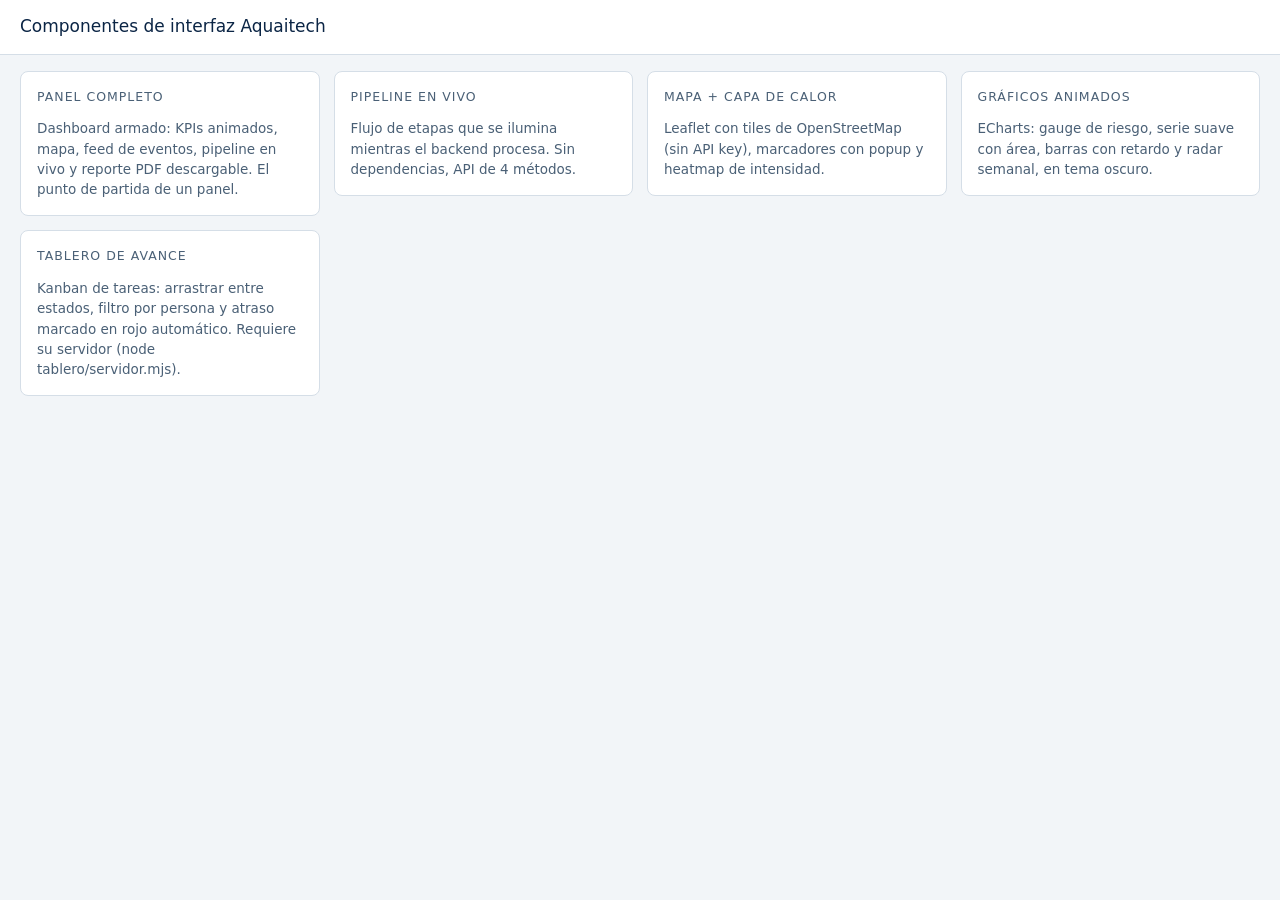
<file: index.html>
<!doctype html>
<html lang="es">
<head>
<meta charset="utf-8">
<meta http-equiv="refresh" content="0; url=componentes/index.html">
<title>Kit de demo</title>
</head>
<body><a href="componentes/index.html">Ir al catálogo</a></body>
</html>
</file>
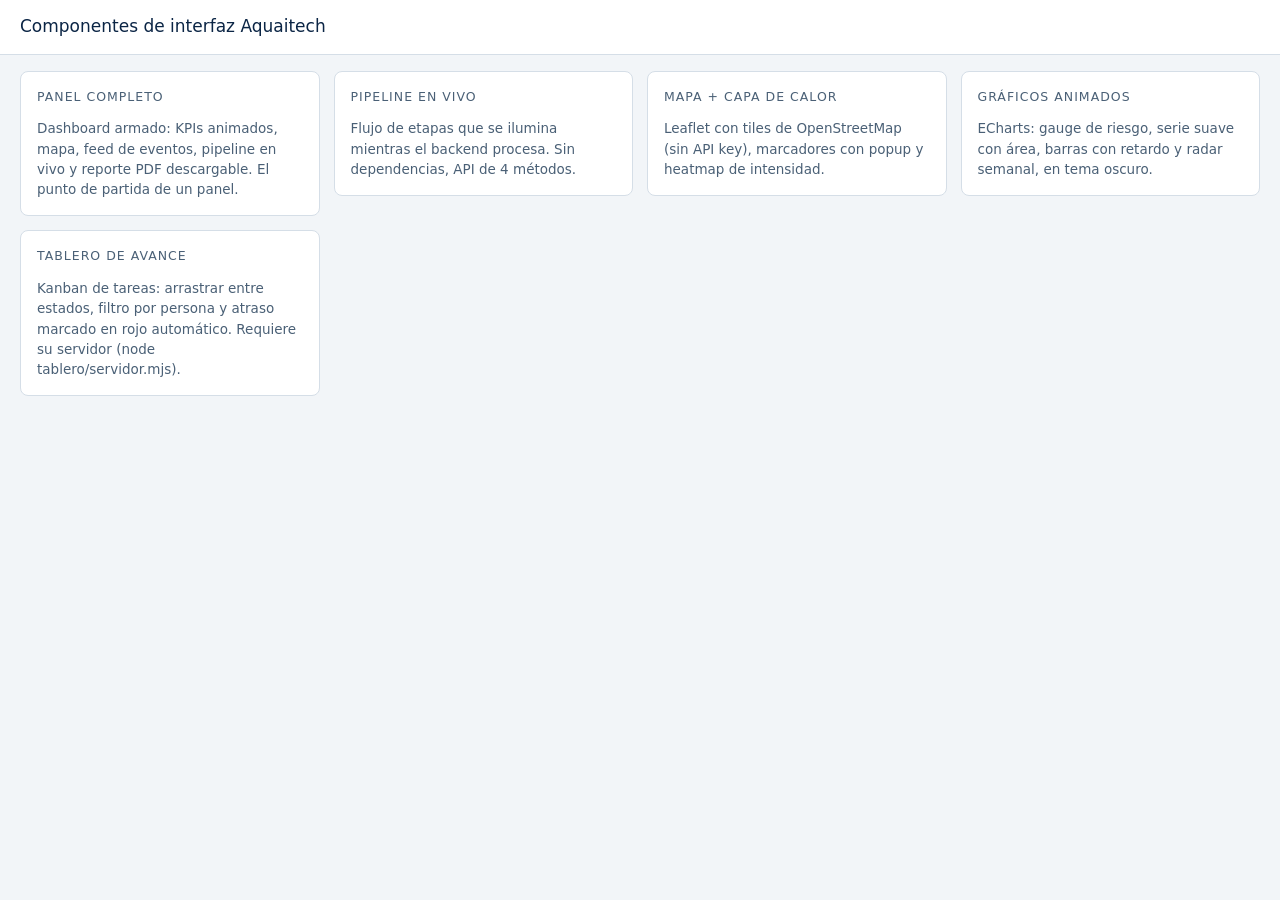
<file: componentes/index.html>
<!doctype html>
<html lang="es">
<head>
<meta charset="utf-8">
<meta name="viewport" content="width=device-width, initial-scale=1">
<title>Catálogo de componentes</title>
<link rel="stylesheet" href="comun.css">
<style>
  main { display: grid; grid-template-columns: repeat(auto-fill, minmax(290px, 1fr)); gap: 14px; padding: 16px 20px; }
  a.tarjeta { display: block; text-decoration: none; color: inherit; }
  a.tarjeta .panel:hover { border-color: var(--acento); }
  .panel p { color: var(--tenue); margin: 6px 0 0; font-size: 13.5px; }
</style>
</head>
<body>
<header class="barra"><h1>Componentes de interfaz Aquaitech</h1></header>
<main>
  <a class="tarjeta" href="dashboard.html"><div class="panel"><h2>Panel completo</h2>
    <p>Dashboard armado: KPIs animados, mapa, feed de eventos, pipeline en vivo y reporte PDF descargable. El punto de partida de un panel.</p></div></a>
  <a class="tarjeta" href="pipeline.html"><div class="panel"><h2>Pipeline en vivo</h2>
    <p>Flujo de etapas que se ilumina mientras el backend procesa. Sin dependencias, API de 4 métodos.</p></div></a>
  <a class="tarjeta" href="mapa.html"><div class="panel"><h2>Mapa + capa de calor</h2>
    <p>Leaflet con tiles de OpenStreetMap (sin API key), marcadores con popup y heatmap de intensidad.</p></div></a>
  <a class="tarjeta" href="graficos.html"><div class="panel"><h2>Gráficos animados</h2>
    <p>ECharts: gauge de riesgo, serie suave con área, barras con retardo y radar semanal, en tema oscuro.</p></div></a>
  <a class="tarjeta" href="../tablero/index.html"><div class="panel"><h2>Tablero de avance</h2>
    <p>Kanban de tareas: arrastrar entre estados, filtro por persona y atraso marcado en rojo automático. Requiere su servidor (node tablero/servidor.mjs).</p></div></a>
</main>
</body>
</html>
</file>
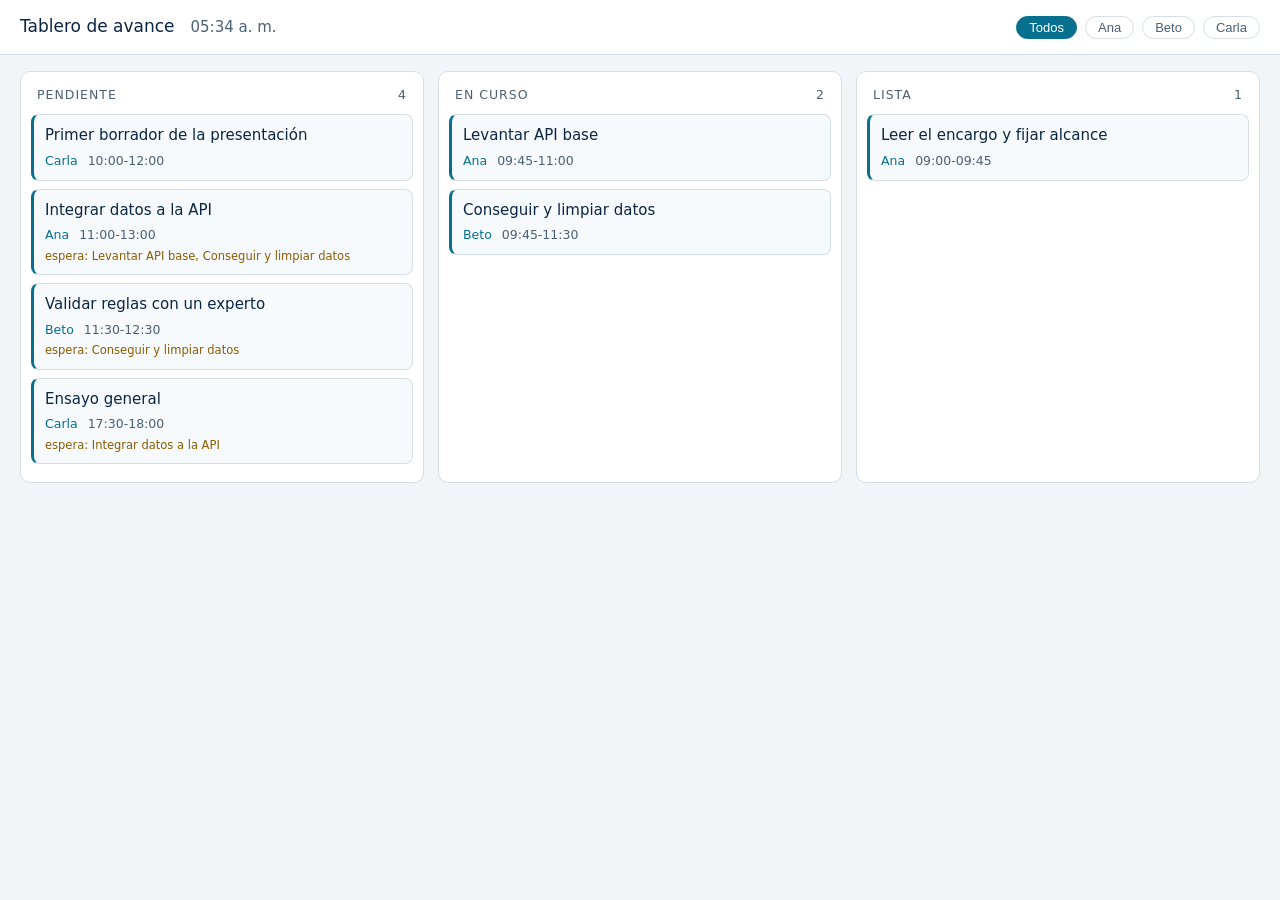
<file: tablero/index.html>
<!doctype html>
<html lang="es">
<head>
<meta charset="utf-8">
<meta name="viewport" content="width=device-width, initial-scale=1">
<title>Tablero de avance</title>
<style>
  :root {
    --fondo: #F2F5F8; --panel: #FFFFFF; --carta: #F7FAFC;
    --borde2: #D5DEE7; --texto: #0B2545; --tenue: #4A6076; --acento: #07708E;
    --ok: #1D7A43; --rojo: #B3261E; --ambar: #8A5B00;
  }
  * { box-sizing: border-box; }
  body { margin: 0; background: var(--fondo); color: var(--texto); font: 15px/1.5 Roboto, -apple-system, system-ui, sans-serif; }
  header { display: flex; flex-wrap: wrap; align-items: baseline; gap: 10px 16px; padding: 14px 20px; background: var(--panel); border-bottom: 1px solid var(--borde2); }
  h1 { font-size: 17px; font-weight: 500; margin: 0; }
  #reloj { color: var(--tenue); font-variant-numeric: tabular-nums; }
  #filtros { margin-left: auto; display: flex; flex-wrap: wrap; gap: 8px; }
  .chip { border: 1px solid var(--borde2); border-radius: 999px; padding: 3px 12px; cursor: pointer; color: var(--tenue); background: var(--panel); font-size: 13px; }
  .chip.activo { color: #fff; background: var(--acento); border-color: var(--acento); }
  main { display: grid; grid-template-columns: repeat(3, 1fr); gap: 14px; padding: 16px 20px; }
  @media (max-width: 760px) { main { grid-template-columns: 1fr; } .columna { min-height: 120px; } }
  .columna { background: var(--panel); border: 1px solid var(--borde2); border-radius: 10px; padding: 10px; min-height: 300px; }
  .columna h2 { font-size: 12.5px; text-transform: uppercase; letter-spacing: .08em; color: var(--tenue); font-weight: 500; margin: 4px 6px 10px; display: flex; justify-content: space-between; }
  .columna.sobre { outline: 2px dashed var(--acento); }
  .carta { background: var(--carta); border: 1px solid var(--borde2); border-left: 3px solid var(--acento); border-radius: 8px; padding: 9px 11px; margin-bottom: 8px; cursor: grab; }
  .carta.atrasada { border-left-color: var(--rojo); }
  .carta.atrasada .bloque { color: var(--rojo); font-weight: 600; }
  .carta .titulo { font-weight: 500; }
  .carta .meta { display: flex; gap: 10px; margin-top: 5px; font-size: 12.5px; color: var(--tenue); }
  .persona { color: var(--acento); }
  .dep { font-size: 11.5px; color: var(--ambar); margin-top: 3px; }
  #estado-red { font-size: 12px; color: var(--tenue); margin-left: 10px; }
</style>
</head>
<body>
<header>
  <h1>Tablero de avance</h1>
  <span id="reloj"></span>
  <span id="estado-red"></span>
  <div id="filtros"></div>
</header>
<main>
  <section class="columna" data-estado="pendiente"><h2>Pendiente <span class="n"></span></h2></section>
  <section class="columna" data-estado="en_curso"><h2>En curso <span class="n"></span></h2></section>
  <section class="columna" data-estado="lista"><h2>Lista <span class="n"></span></h2></section>
</main>
<script>
let tareas = [];
let filtro = null;
let arrastrando = null;

const porId = (id) => tareas.find((t) => t.id === id);

function finDeBloque(bloque) {
  const m = /-(\d{2}):(\d{2})$/.exec(bloque ?? "");
  if (!m) return null;
  const d = new Date();
  d.setHours(+m[1], +m[2], 0, 0);
  return d;
}

function atrasada(t) {
  if (t.estado === "lista") return false;
  if (t.estado === "atrasada") return true;
  const fin = finDeBloque(t.bloque);
  return fin !== null && fin < new Date();
}

function pintar() {
  const personas = [...new Set(tareas.map((t) => t.persona))];
  const filtros = document.getElementById("filtros");
  filtros.innerHTML = "";
  for (const p of [null, ...personas]) {
    const b = document.createElement("button");
    b.className = "chip" + (filtro === p ? " activo" : "");
    b.textContent = p ?? "Todos";
    b.onclick = () => { filtro = p; pintar(); };
    filtros.appendChild(b);
  }
  for (const col of document.querySelectorAll(".columna")) {
    const estado = col.dataset.estado;
    col.querySelectorAll(".carta").forEach((c) => c.remove());
    const visibles = tareas.filter((t) =>
      (t.estado === estado || (estado !== "lista" && t.estado === "atrasada" && estado === "en_curso")) &&
      (!filtro || t.persona === filtro));
    col.querySelector(".n").textContent = visibles.length || "";
    for (const t of visibles) {
      const c = document.createElement("article");
      c.className = "carta" + (atrasada(t) ? " atrasada" : "");
      c.draggable = true;
      c.dataset.id = t.id;
      const deps = (t.depende_de ?? []).filter((d) => porId(d) && porId(d).estado !== "lista");
      c.innerHTML = `<div class="titulo"></div>
        <div class="meta"><span class="persona"></span><span class="bloque"></span></div>
        ${deps.length ? `<div class="dep">espera: ${deps.map((d) => porId(d).titulo).join(", ")}</div>` : ""}`;
      c.querySelector(".titulo").textContent = t.titulo;
      c.querySelector(".persona").textContent = t.persona;
      c.querySelector(".bloque").textContent = t.bloque + (atrasada(t) ? " · ATRASADA" : "");
      c.ondragstart = () => { arrastrando = t.id; };
      col.appendChild(c);
    }
  }
}

for (const col of document.querySelectorAll(".columna")) {
  col.ondragover = (e) => { e.preventDefault(); col.classList.add("sobre"); };
  col.ondragleave = () => col.classList.remove("sobre");
  col.ondrop = async (e) => {
    e.preventDefault();
    col.classList.remove("sobre");
    const t = porId(arrastrando);
    if (!t) return;
    t.estado = col.dataset.estado;
    pintar();
    try {
      await fetch("tareas.json", { method: "PUT", body: JSON.stringify(tareas, null, 2) });
      aviso("guardado");
    } catch { aviso("sin conexión al servidor, cambio solo local"); }
  };
}

function aviso(txt) {
  document.getElementById("estado-red").textContent = txt;
  setTimeout(() => { document.getElementById("estado-red").textContent = ""; }, 2500);
}

async function recargar() {
  try {
    const r = await fetch("tareas.json", { cache: "no-store" });
    const nuevas = await r.json();
    if (JSON.stringify(nuevas) !== JSON.stringify(tareas) && arrastrando === null) {
      tareas = nuevas;
      pintar();
    }
  } catch { /* servidor caído: se mantiene lo local */ }
}

setInterval(recargar, 5000);
setInterval(() => {
  document.getElementById("reloj").textContent =
    new Date().toLocaleTimeString("es-CL", { hour: "2-digit", minute: "2-digit" });
  pintar();
}, 30000);
document.getElementById("reloj").textContent =
  new Date().toLocaleTimeString("es-CL", { hour: "2-digit", minute: "2-digit" });
recargar();
</script>
</body>
</html>
</file>
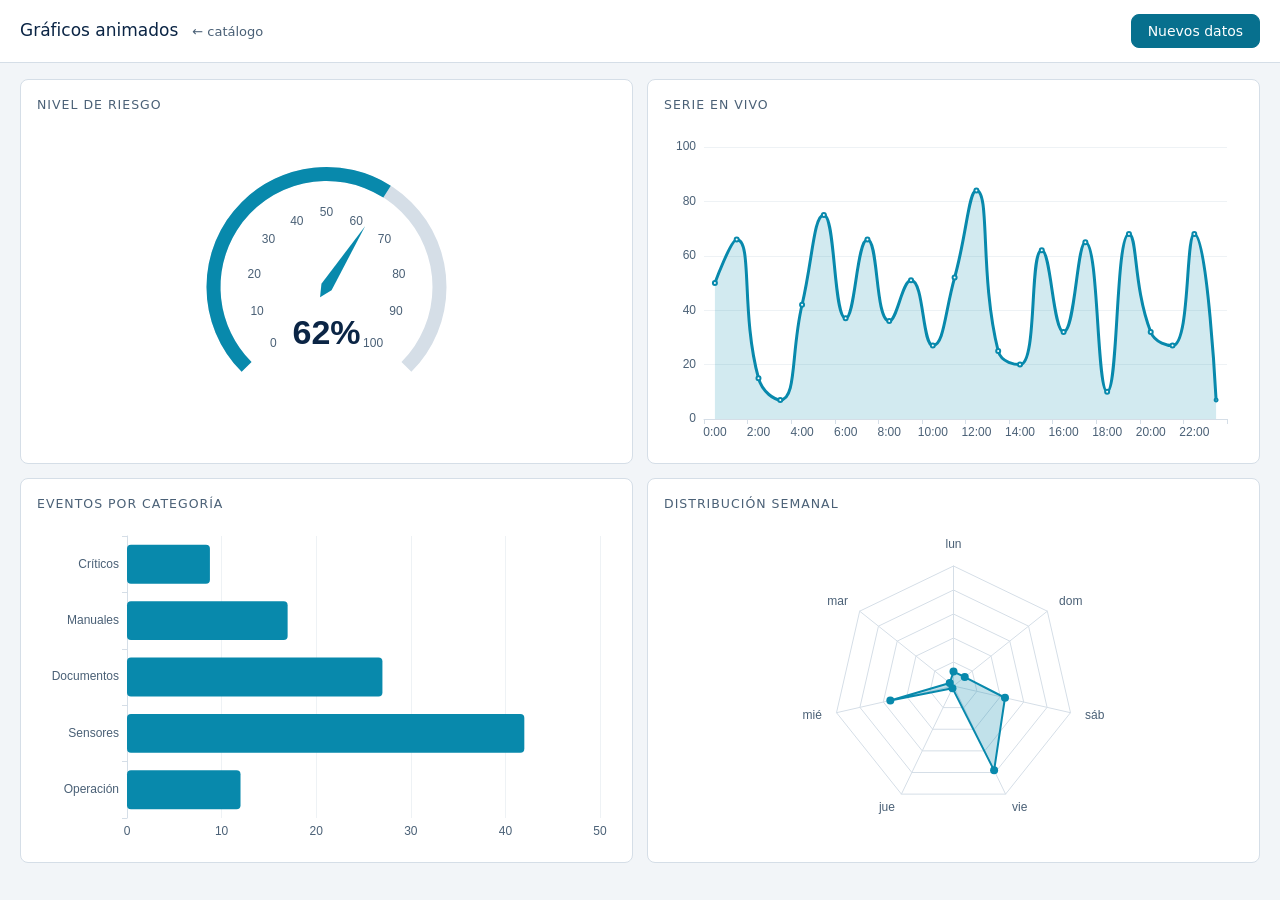
<file: componentes/graficos.html>
<!doctype html>
<html lang="es">
<head>
<meta charset="utf-8">
<meta name="viewport" content="width=device-width, initial-scale=1">
<title>Gráficos animados</title>
<link rel="stylesheet" href="comun.css">
<style>
  main { display: grid; grid-template-columns: 1fr 1fr; gap: 14px; padding: 16px 20px; }
  .grafico { height: 320px; }
  @media (max-width: 760px) { main { grid-template-columns: 1fr; } .grafico { height: 260px; } }
</style>
</head>
<body>
<header class="barra">
  <h1>Gráficos animados</h1>
  <a href="index.html">← catálogo</a>
  <span style="margin-left:auto"></span>
  <button class="accion" id="datos">Nuevos datos</button>
</header>
<main>
  <div class="panel"><h2>Nivel de riesgo</h2><div class="grafico" id="g1"></div></div>
  <div class="panel"><h2>Serie en vivo</h2><div class="grafico" id="g2"></div></div>
  <div class="panel"><h2>Eventos por categoría</h2><div class="grafico" id="g3"></div></div>
  <div class="panel"><h2>Distribución semanal</h2><div class="grafico" id="g4"></div></div>
</main>
<script src="../vendor/echarts.min.js"></script>
<script>
const texto = "#0B2545", tenue = "#4A6076", borde = "#D5DEE7", acento = "#0889AC";
const base = { textStyle: { color: texto }, backgroundColor: "transparent" };
const ejes = {
  axisLine: { lineStyle: { color: borde } },
  axisLabel: { color: tenue },
  splitLine: { lineStyle: { color: borde, opacity: 0.4 } },
};

const g1 = echarts.init(document.getElementById("g1"), null, { renderer: "canvas" });
const g2 = echarts.init(document.getElementById("g2"));
const g3 = echarts.init(document.getElementById("g3"));
const g4 = echarts.init(document.getElementById("g4"));

function azar(n, max) { return Array.from({ length: n }, () => Math.round(Math.random() * max)); }

function pintar() {
  g1.setOption({ ...base, series: [{
    type: "gauge", min: 0, max: 100, progress: { show: true, width: 14 },
    axisLine: { lineStyle: { width: 14, color: [[1, borde]] } },
    pointer: { itemStyle: { color: acento } },
    axisTick: { show: false }, splitLine: { show: false },
    axisLabel: { color: tenue, distance: 20 },
    detail: { valueAnimation: true, color: texto, fontSize: 34, formatter: "{value}%" },
    itemStyle: { color: acento },
    data: [{ value: 20 + Math.round(Math.random() * 70) }],
  }] });

  const horas = Array.from({ length: 24 }, (_, i) => `${i}:00`);
  g2.setOption({ ...base, xAxis: { type: "category", data: horas, ...ejes },
    yAxis: { type: "value", ...ejes }, grid: { left: 40, right: 16, top: 20, bottom: 28 },
    series: [{ type: "line", smooth: true, data: azar(24, 90), areaStyle: { opacity: 0.18 },
      lineStyle: { color: acento, width: 3 }, itemStyle: { color: acento }, animationDuration: 1200 }] });

  g3.setOption({ ...base, xAxis: { type: "value", ...ejes },
    yAxis: { type: "category", data: ["Operación", "Sensores", "Documentos", "Manuales", "Críticos"], ...ejes },
    grid: { left: 90, right: 16, top: 10, bottom: 28 },
    series: [{ type: "bar", data: azar(5, 60), itemStyle: { color: acento, borderRadius: 4 }, animationDelay: (i) => i * 120 }] });

  g4.setOption({ ...base, radar: {
    indicator: ["lun", "mar", "mié", "jue", "vie", "sáb", "dom"].map((d) => ({ name: d, max: 50 })),
    axisName: { color: tenue }, splitLine: { lineStyle: { color: borde } },
    axisLine: { lineStyle: { color: borde } }, splitArea: { show: false },
  }, series: [{ type: "radar", data: [{ value: azar(7, 50) }],
    areaStyle: { opacity: 0.25 }, lineStyle: { color: acento }, itemStyle: { color: acento } }] });
}
pintar();
document.getElementById("datos").onclick = pintar;
addEventListener("resize", () => [g1, g2, g3, g4].forEach((g) => g.resize()));
</script>
</body>
</html>
</file>
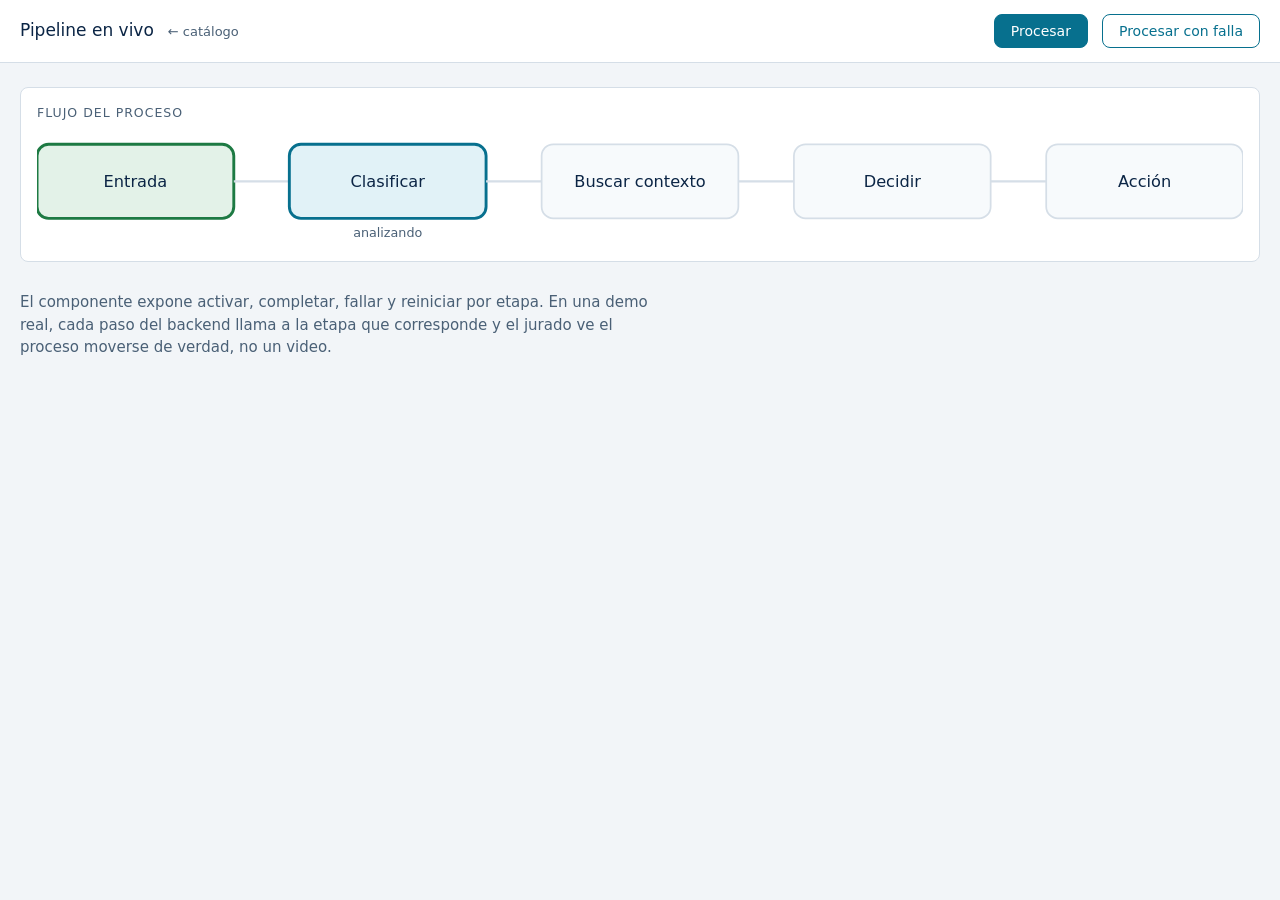
<file: componentes/pipeline.html>
<!doctype html>
<html lang="es">
<head>
<meta charset="utf-8">
<meta name="viewport" content="width=device-width, initial-scale=1">
<title>Pipeline en vivo</title>
<link rel="stylesheet" href="comun.css">
<style> main { padding: 24px 20px; display: grid; gap: 14px; } </style>
</head>
<body>
<header class="barra">
  <h1>Pipeline en vivo</h1>
  <a href="index.html">← catálogo</a>
  <span style="margin-left:auto"></span>
  <button class="accion" id="correr">Procesar</button>
  <button class="accion secundaria" id="correr-mal">Procesar con falla</button>
</header>
<main>
  <div class="panel"><h2>Flujo del proceso</h2><div id="p"></div></div>
  <p style="color:var(--tenue);max-width:640px">El componente expone activar, completar, fallar y reiniciar por etapa.
  En una demo real, cada paso del backend llama a la etapa que corresponde y el
  jurado ve el proceso moverse de verdad, no un video.</p>
</main>
<script type="module">
import { crearPipeline } from "./pipeline.js";
const p = crearPipeline(document.getElementById("p"),
  ["Entrada", "Clasificar", "Buscar contexto", "Decidir", "Acción"]);
const espera = (ms) => new Promise((r) => setTimeout(r, ms));
async function correr(falla) {
  p.reiniciar();
  p.activar(0); await espera(500); p.completar(0);
  p.activar(1, "analizando"); await espera(900); p.completar(1, "nivel medio");
  p.activar(2); await espera(900); p.completar(2, "3 documentos");
  p.activar(3); await espera(800);
  if (falla) { p.fallar(3, "revisión humana"); return; }
  p.completar(3, "automático");
  p.activar(4); await espera(500); p.completar(4, "notificado");
}
document.getElementById("correr").onclick = () => correr(false);
document.getElementById("correr-mal").onclick = () => correr(true);
correr(false);
</script>
</body>
</html>
</file>
<file: componentes/comun.css>
/* Tema compartido: institucional sobrio, paleta derivada de la marca.
   Contraste AA verificado por cálculo (ver README). */
:root {
  --fondo: #F2F5F8;
  --panel: #FFFFFF;
  --carta: #F7FAFC;
  --borde: #D5DEE7;
  --texto: #0B2545;
  --tenue: #4A6076;
  --acento: #07708E;        /* derivado del cyan de marca, oscurecido para AA */
  --acento-suave: #E1F2F7;
  --acento-grafico: #0889AC; /* trazos grandes de gráficos y mapas (≥3:1) */
  --ok: #1D7A43;
  --ok-suave: #E3F2E8;
  --rojo: #B3261E;
  --rojo-suave: #FBE7E5;
  --ambar: #8A5B00;
  --ambar-suave: #FAF0DC;
  --radio: 8px;
  --transicion: 150ms ease;
}
* { box-sizing: border-box; }
body {
  margin: 0;
  background: var(--fondo);
  color: var(--texto);
  font: 15px/1.5 Roboto, -apple-system, system-ui, sans-serif;
}
header.barra {
  display: flex;
  flex-wrap: wrap;
  align-items: baseline;
  gap: 10px 14px;
  padding: 14px 20px;
  background: var(--panel);
  border-bottom: 1px solid var(--borde);
}
header.barra h1 { font-size: 17px; font-weight: 500; margin: 0; }
header.barra a { color: var(--tenue); text-decoration: none; font-size: 13px; }
header.barra a:hover { color: var(--acento); }
.panel {
  background: var(--panel);
  border: 1px solid var(--borde);
  border-radius: var(--radio);
  padding: 16px;
  min-width: 0;
}
.panel h2 {
  font-size: 12.5px;
  text-transform: uppercase;
  letter-spacing: .08em;
  color: var(--tenue);
  font-weight: 500;
  margin: 0 0 12px;
}
button.accion {
  background: var(--acento);
  color: #fff;
  border: 1px solid var(--acento);
  border-radius: var(--radio);
  padding: 8px 16px;
  font: 500 14px Roboto, system-ui, sans-serif;
  cursor: pointer;
  transition: background var(--transicion);
}
button.accion:hover { background: #075A72; }
button.accion.secundaria {
  background: var(--panel);
  color: var(--acento);
}
button.accion.secundaria:hover { background: var(--acento-suave); }
@media (prefers-reduced-motion: reduce) {
  *, *::before, *::after { animation: none !important; transition: none !important; }
}
</file>
